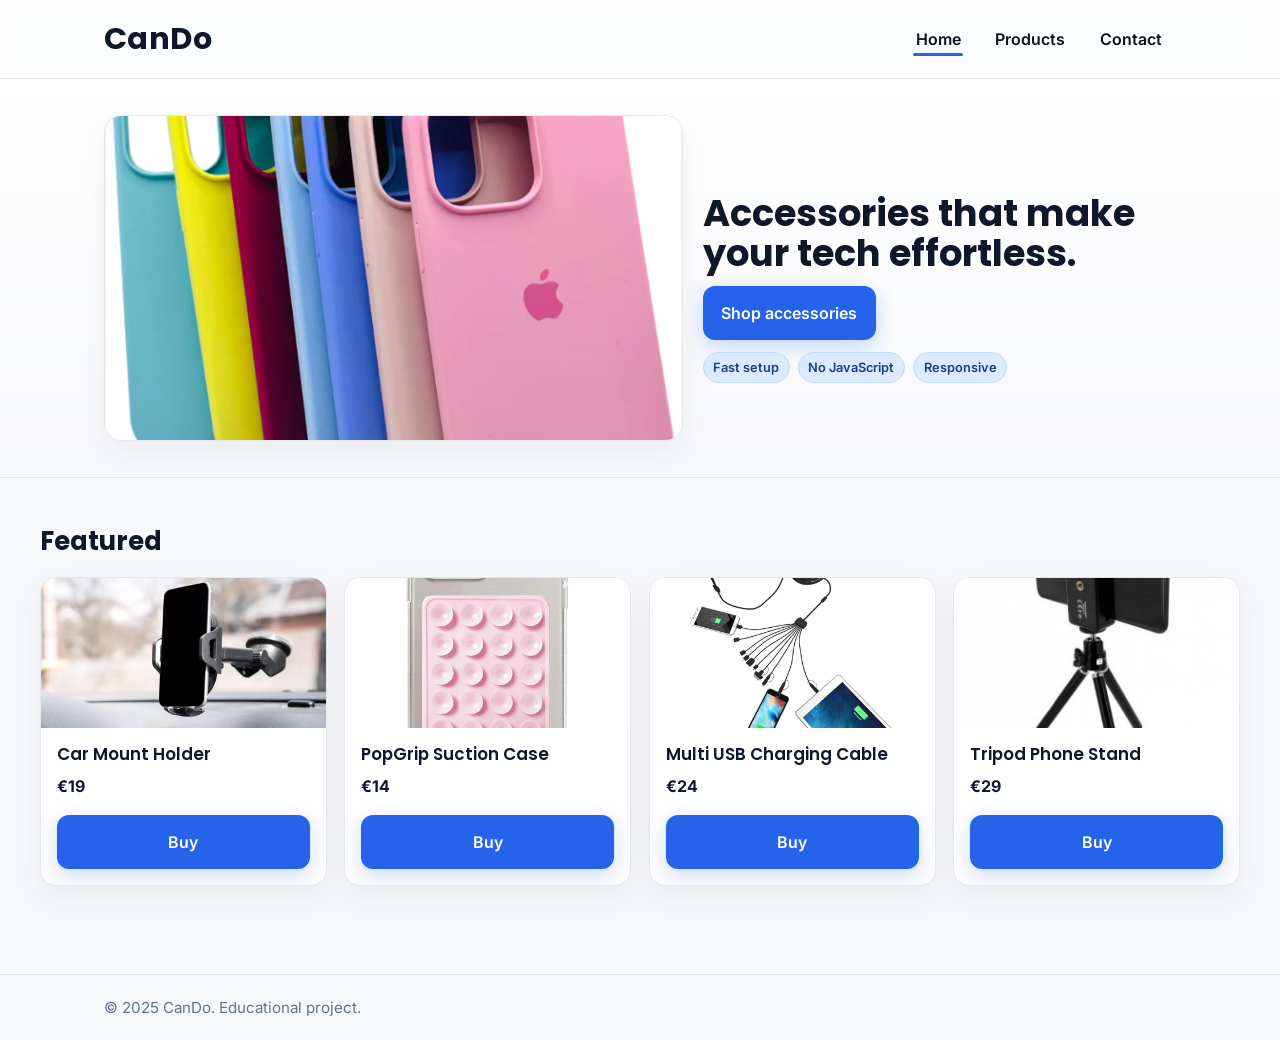
<file: index.html>
<!DOCTYPE html>
<html lang="en">
<head>
  <meta charset="UTF-8" />
  <meta name="viewport" content="width=device-width, initial-scale=1.0"/>
  <title>Home - CanDo</title>
  <link href="style.css" rel="stylesheet"/>
</head>
<body>
  <header class="site-header">
    <div class="container header-inner">
      <a href="index.html" class="logo">CanDo</a>
      <nav class="nav">
        <a class="active" href="index.html">Home</a>
        <a href="products.html">Products</a>
        <a href="contact.html">Contact</a>
      </nav>
    </div>
  </header>

  <main>
    <section class="hero">
      <div class="container">
        <div class="hero-media">
          <img src="img/p1.png" alt="Colorful silicone phone cases"/>
        </div>
        <div class="hero-text">
          <h1>Accessories that make your tech effortless.</h1>
          <a class="btn" href="products.html">Shop accessories</a>
          <div class="badges">
            <span class="badge">Fast setup</span>
            <span class="badge">No JavaScript</span>
            <span class="badge">Responsive</span>
          </div>
        </div>
      </div>
    </section>

    <section class="container section">
      <h2 class="section-title">Featured</h2>
      <div class="products-grid">
        <article class="card product-mini">
          <figure><img src="img/p2.png" alt="Car Mount Holder"></figure>
          <div class="body">
            <h3>Car Mount Holder</h3>
            <p class="price">€19</p>
            <a class="btn wide" href="products.html">Buy</a>
          </div>
        </article>

        <article class="card product-mini">
          <figure><img src="img/p3.png" alt="PopGrip Suction Case"></figure>
          <div class="body">
            <h3>PopGrip Suction Case</h3>
            <p class="price">€14</p>
            <a class="btn wide" href="products.html">Buy</a>
          </div>
        </article>

        <article class="card product-mini">
          <figure><img src="img/p4.png" alt="Multi USB Charging Cable"></figure>
          <div class="body">
            <h3>Multi USB Charging Cable</h3>
            <p class="price">€24</p>
            <a class="btn wide" href="products.html">Buy</a>
          </div>
        </article>

        <article class="card product-mini">
          <figure><img src="img/p5.png" alt="Tripod Phone Stand"></figure>
          <div class="body">
            <h3>Tripod Phone Stand</h3>
            <p class="price">€29</p>
            <a class="btn wide" href="products.html">Buy</a>
          </div>
        </article>
      </div>
    </section>
  </main>

  <footer class="site-footer">
    <div class="container">
      <p>© 2025 CanDo. Educational project.</p>
    </div>
  </footer>
</body>
</html>
</file>
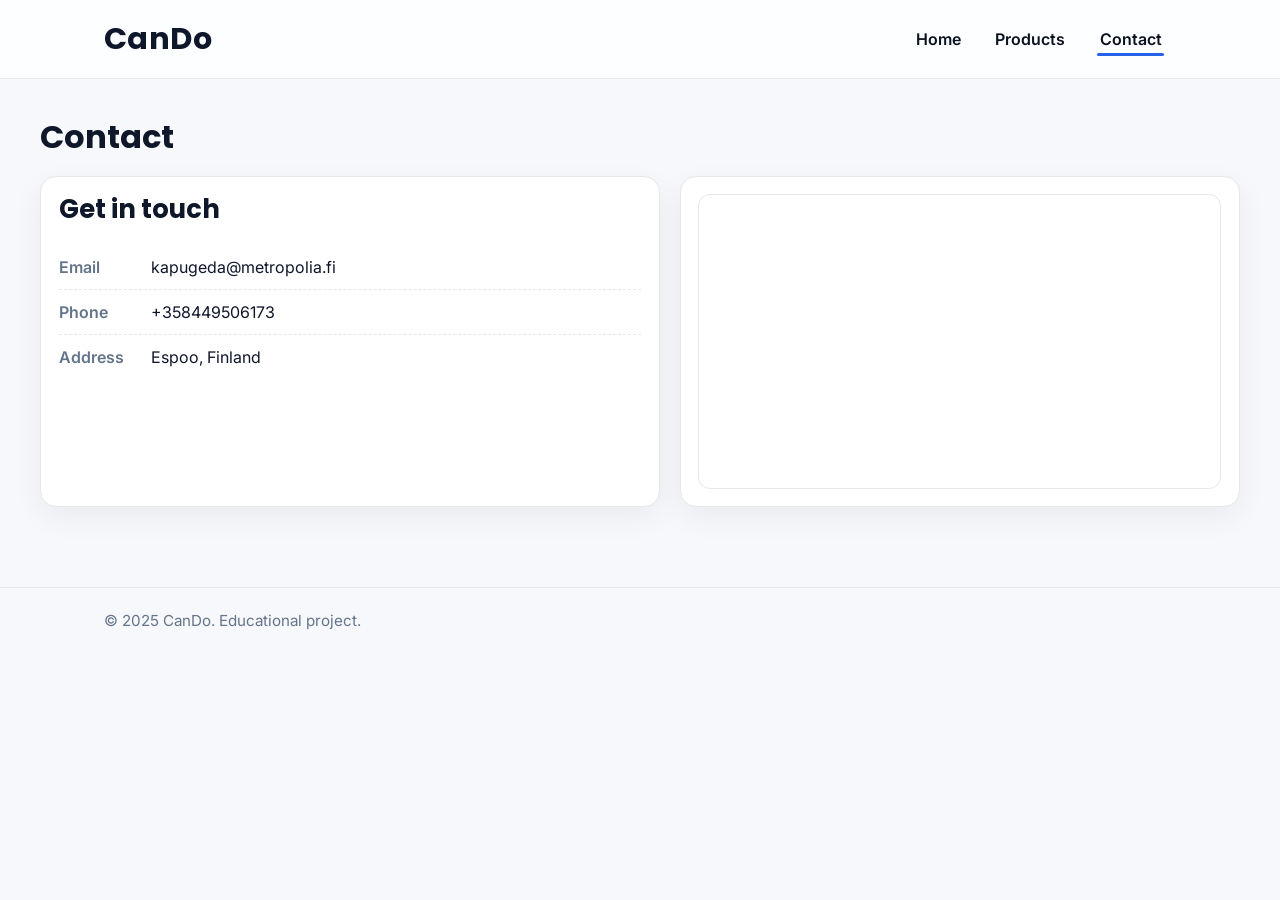
<file: contact.html>
<!DOCTYPE html>
<html lang="en">
<head>
  <meta charset="UTF-8" />
  <meta name="viewport" content="width=device-width, initial-scale=1.0"/>
  <title>Contact - CanDo</title>
  <link href="style.css" rel="stylesheet"/>
</head>
<body>
  <header class="site-header">
    <div class="container header-inner">
      <a href="index.html" class="logo">CanDo</a>
      <nav class="nav">
        <a href="index.html">Home</a>
        <a href="products.html">Products</a>
        <a class="active" href="contact.html">Contact</a>
      </nav>
    </div>
  </header>

  <main class="container contact-main">
    <h1>Contact</h1>
    <section class="contact-grid">
      <div class="panel">
        <h2 class="section-title" style="margin-top:0">Get in touch</h2>
        <ul class="contact-list">
          <li><span class="label">Email</span><span class="value">kapugeda@metropolia.fi</span></li>
          <li><span class="label">Phone</span><span class="value">+358449506173</span></li>
          <li><span class="label">Address</span><span class="value">Espoo, Finland</span></li>
        </ul>

      </div>

      <div class="panel">
        <div class="map-embed">
          <iframe
            title="Espoo, Finland"
            src="https://www.google.com/maps?q=Espoo%2C%20Finland&output=embed"
            loading="lazy"
            referrerpolicy="no-referrer-when-downgrade">
          </iframe>
        </div>
      </div>
    </section>
  </main>

  <footer class="site-footer">
    <div class="container">
      <p>© 2025 CanDo. Educational project.</p>
    </div>
  </footer>
</body>
</html>
</file>
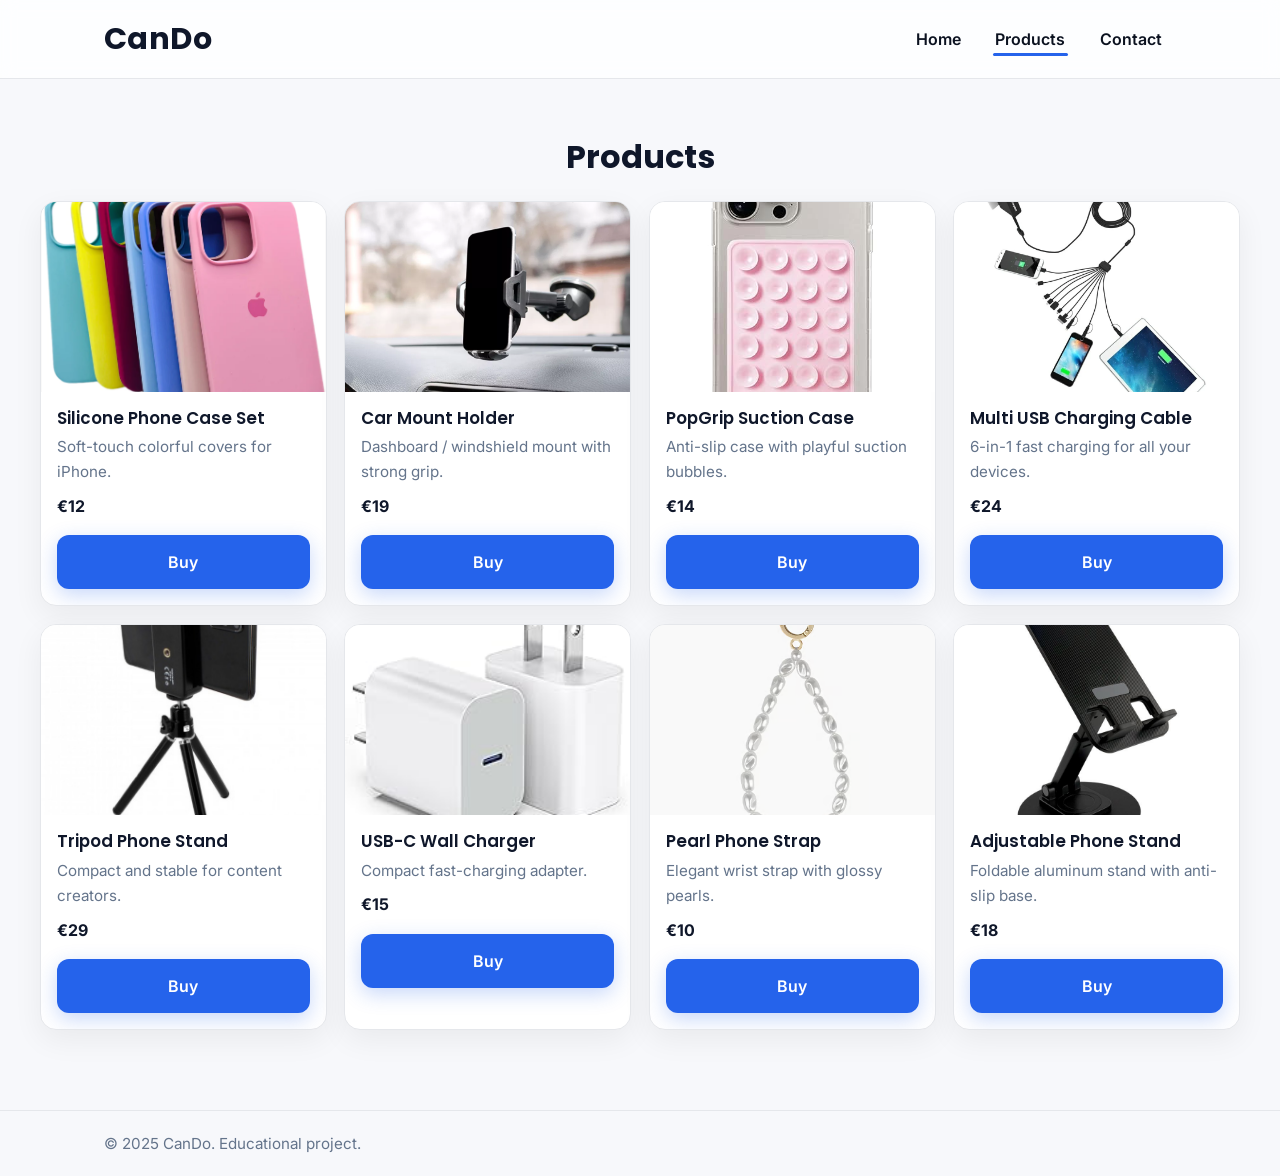
<file: products.html>
<!DOCTYPE html>
<html lang="en">
<head>
  <meta charset="UTF-8" />
  <meta name="viewport" content="width=device-width, initial-scale=1.0"/>
  <title>Products - CanDo</title>
  <link href="style.css" rel="stylesheet"/>
</head>
<body>
  <header class="site-header">
    <div class="container header-inner">
      <a href="index.html" class="logo">CanDo</a>
      <nav class="nav">
        <a href="index.html">Home</a>
        <a class="active" href="products.html">Products</a>
        <a href="contact.html">Contact</a>
      </nav>
    </div>
  </header>

  <main class="container products-main">
    <header class="products-header">
      <h1>Products</h1>
    </header>

    <section class="products-grid">
      <article class="card">
        <figure><img src="img/p1.png" alt="Silicone Phone Case Set"></figure>
        <div class="body">
          <h3>Silicone Phone Case Set</h3>
          <p class="desc">Soft-touch colorful covers for iPhone.</p>
          <p class="price">€12</p>
          <a class="btn wide" href="#">Buy</a>
        </div>
      </article>
      <article class="card">
        <figure><img src="img/p2.png" alt="Car Mount Holder"></figure>
        <div class="body">
          <h3>Car Mount Holder</h3>
          <p class="desc">Dashboard / windshield mount with strong grip.</p>
          <p class="price">€19</p>
          <a class="btn wide" href="#">Buy</a>
        </div>
      </article>
      <article class="card">
        <figure><img src="img/p3.png" alt="PopGrip Suction Case"></figure>
        <div class="body">
          <h3>PopGrip Suction Case</h3>
          <p class="desc">Anti-slip case with playful suction bubbles.</p>
          <p class="price">€14</p>
          <a class="btn wide" href="#">Buy</a>
        </div>
      </article>
      <article class="card">
        <figure><img src="img/p4.png" alt="Multi USB Charging Cable"></figure>
        <div class="body">
          <h3>Multi USB Charging Cable</h3>
          <p class="desc">6-in-1 fast charging for all your devices.</p>
          <p class="price">€24</p>
          <a class="btn wide" href="#">Buy</a>
        </div>
      </article>
      <article class="card">
        <figure><img src="img/p5.png" alt="Tripod Phone Stand"></figure>
        <div class="body">
          <h3>Tripod Phone Stand</h3>
          <p class="desc">Compact and stable for content creators.</p>
          <p class="price">€29</p>
          <a class="btn wide" href="#">Buy</a>
        </div>
      </article>
      <article class="card">
        <figure><img src="img/p6.png" alt="USB-C Wall Charger"></figure>
        <div class="body">
          <h3>USB-C Wall Charger</h3>
          <p class="desc">Compact fast-charging adapter.</p>
          <p class="price">€15</p>
          <a class="btn wide" href="#">Buy</a>
        </div>
      </article>
      <article class="card">
        <figure><img src="img/p7.png" alt="Pearl Phone Strap"></figure>
        <div class="body">
          <h3>Pearl Phone Strap</h3>
          <p class="desc">Elegant wrist strap with glossy pearls.</p>
          <p class="price">€10</p>
          <a class="btn wide" href="#">Buy</a>
        </div>
      </article>
      <article class="card">
        <figure><img src="img/p8.png" alt="Adjustable Phone Stand"></figure>
        <div class="body">
          <h3>Adjustable Phone Stand</h3>
          <p class="desc">Foldable aluminum stand with anti-slip base.</p>
          <p class="price">€18</p>
          <a class="btn wide" href="#">Buy</a>
        </div>
      </article>
    </section>
  </main>

  <footer class="site-footer">
    <div class="container">
      <p>© 2025 CanDo. Educational project.</p>
    </div>
  </footer>
</body>
</html>
</file>
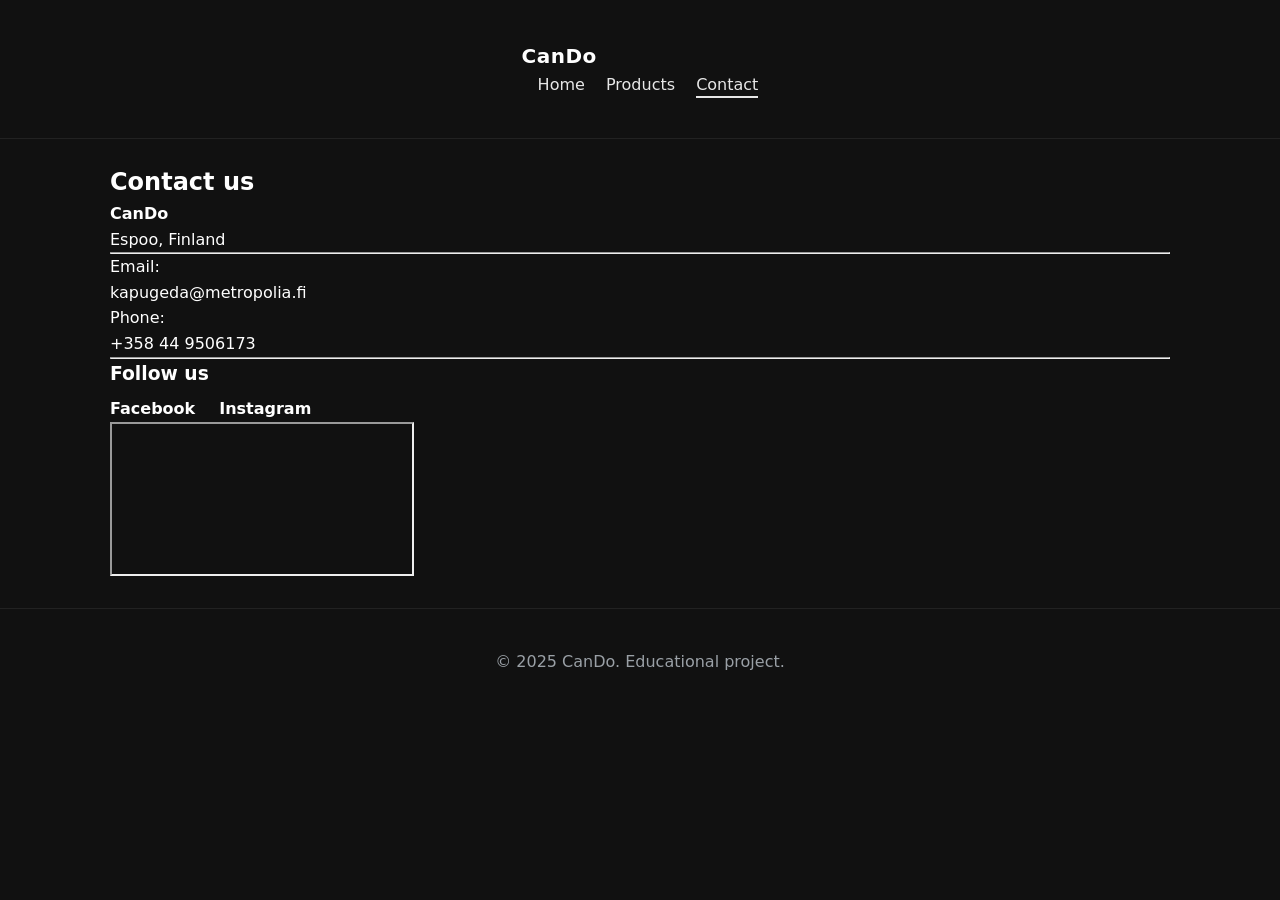
<file: Webpage/Contact.html>
<!DOCTYPE html>
<html lang="en">
<head>
  <meta charset="UTF-8" />
  <meta name="viewport" content="width=device-width,initial-scale=1" />
  <title>CanDo — Contact</title>
  <link rel="stylesheet" href="style.css" />
</head>
<body>
  <header class="site-header">
    <div class="container">
      <a class="brand" href="Index.html">CanDo</a>
      <nav class="site-nav">
        <a href="Index.html">Home</a>
        <a href="Product.html">Products</a>
        <a class="active" href="Contact.html">Contact</a>
      </nav>
    </div>
  </header>

  <main class="container">
    <div class="contact-grid">
      <!-- Left panel -->
      <section class="panel">
        <h2>Contact us</h2>

        <div class="section">
          <div><strong>CanDo</strong></div>
          <div>Espoo, Finland</div>
 </div>

        <hr class="sep">

        <div class="section">
          <div class="label">Email:</div>
          <div><a href="mailto:kapugeda@metropolia.fi">kapugeda@metropolia.fi</a></div>
        </div>

        <div class="section">
          <div class="label">Phone:</div>
          <div><a href="tel:‪+358449506173‬">‪+358 44 9506173‬</a></div>
        </div>

        <hr class="sep">

        <div class="section">
          <h3 style="margin:0 0 .5rem 0;">Follow us</h3>
          <div style="display:flex;gap:1.5rem;font-weight:700">
            <a href="#">Facebook</a>
            <a href="#">Instagram</a>
          </div>
        </div>
      </section>

      <!-- Right panel (map) -->
      <section class="panel">
        <iframe
          class="mapframe"
          src="https://www.google.com/maps?q=Espoo%2C%20Finland&output=embed"
          loading="lazy" referrerpolicy="no-referrer-when-downgrade"
          aria-label="Map of Espoo, Finland">
        </iframe>
      </section>
    </div>
  </main>

  <footer class="site-footer">
    <div class="container small">
      <p>© 2025 CanDo. Educational project.</p>
    </div>
  </footer>
</body>
</html>
</file>
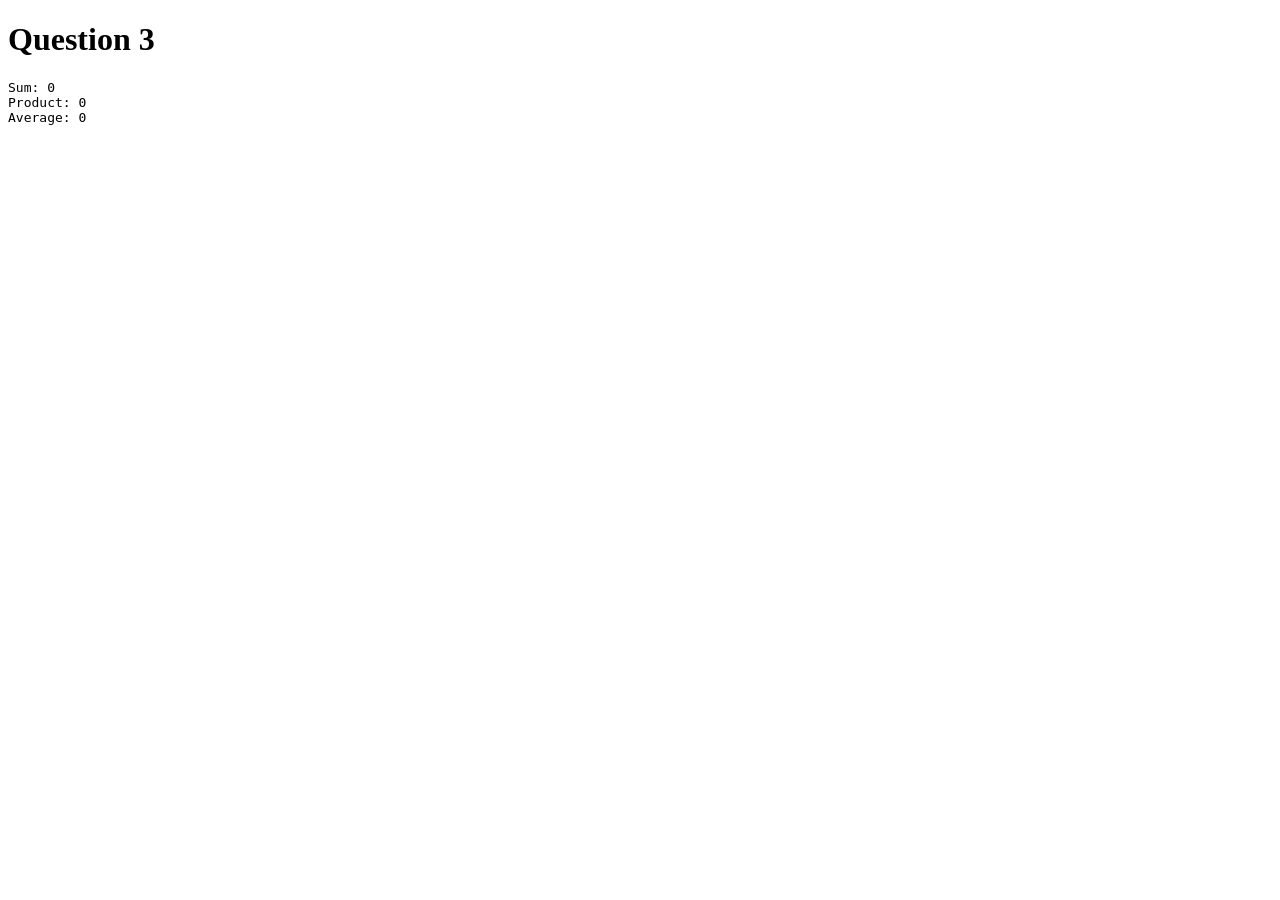
<file: JavaScript - Ex1/Q-3/Q-3.html>
<!DOCTYPE html>
<html lang="en">
<head>
    <meta charset="UTF-8">
    <title>Q-3</title>
    <script src="Q-3.js" defer></script>
</head>
<body>
  <h1>Question 3</h1>
  <pre id="out"></pre>
</body>
</html>
</file>
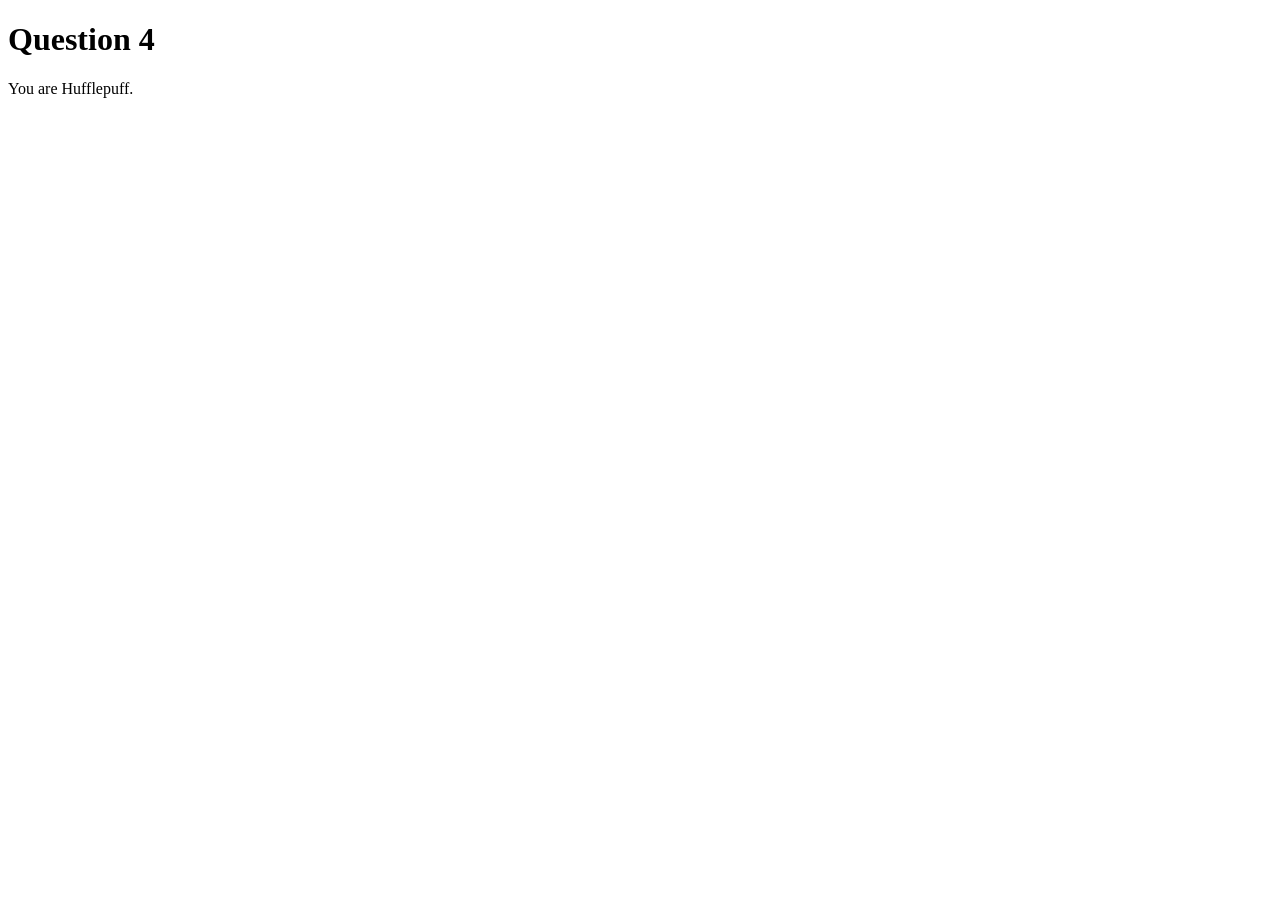
<file: JavaScript - Ex1/Q-4/Q-4.html>
<!DOCTYPE html>
<html lang="en">
<head>
    <meta charset="UTF-8">
    <title>Q-4</title>
  <script src="Q-4.js" defer></script>
</head>
<body>
  <h1>Question 4</h1>
  <p id="result"></p>
</body>
</html>
</file>
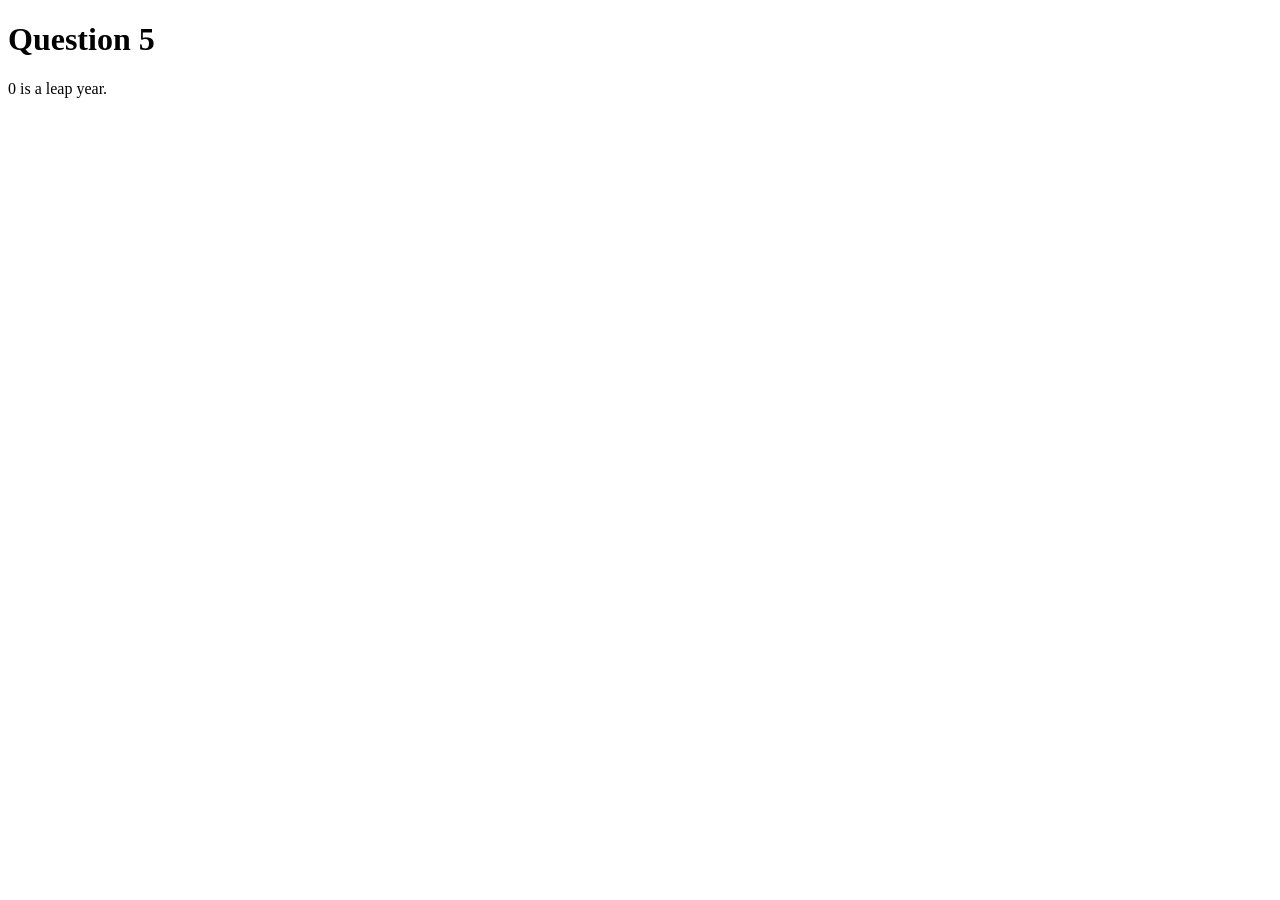
<file: JavaScript - Ex1/Q-5/Q-5.html>
<!DOCTYPE html>
<html lang="en">
<head>
    <meta charset="UTF-8">
    <title>Q-5</title>
    <script src="Q-5.js" defer></script>
</head>
<body>
  <h1>Question 5</h1>
  <p id="result"></p>
</body>
</html>
</file>
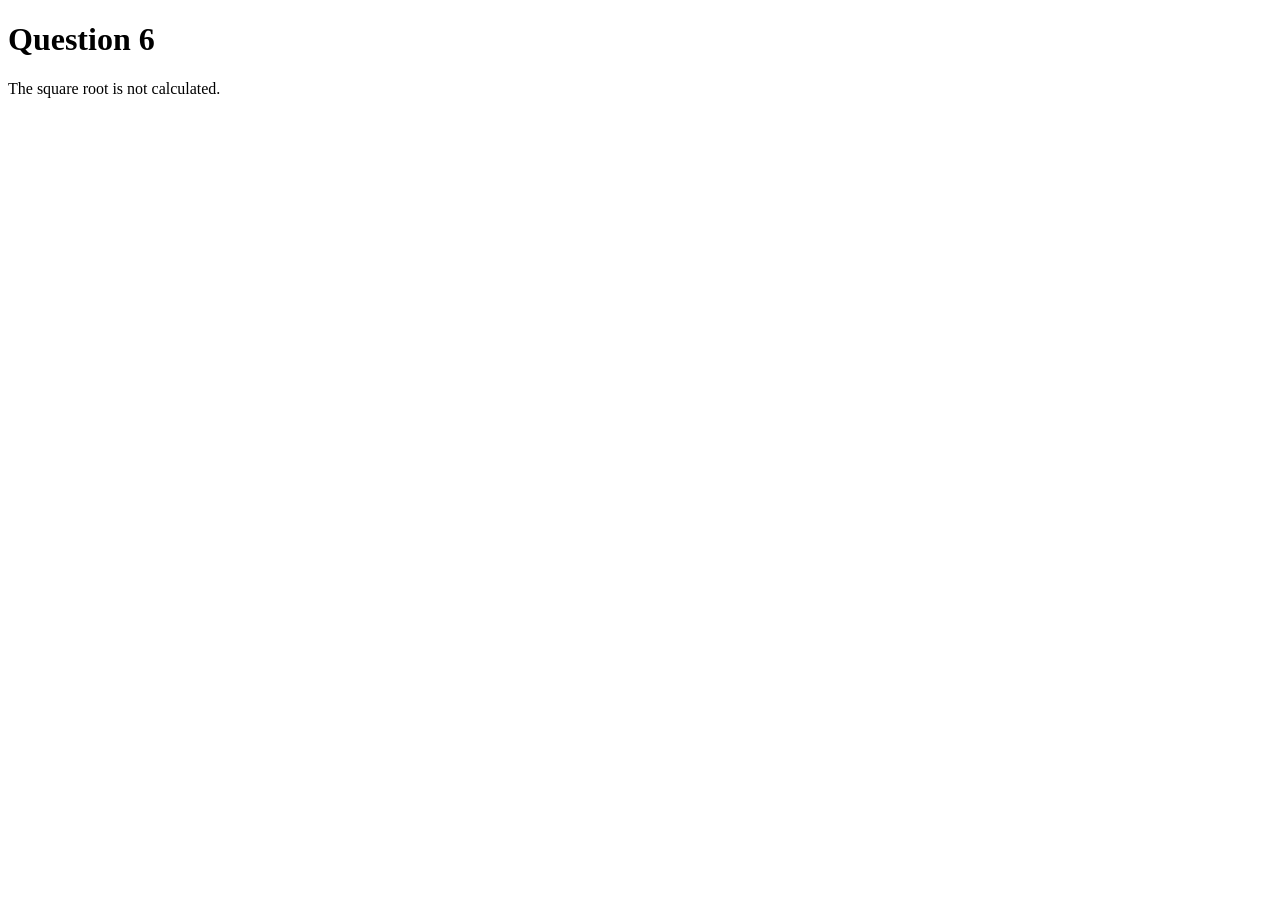
<file: JavaScript - Ex1/Q-6/Q-6.html>
<!DOCTYPE html>
<html lang="en">
<head>
    <meta charset="UTF-8">
    <title>Q-6</title>
    <script src="Q-6.js" defer></script>
</head>
<body>
  <h1>Question 6</h1>
  <p id="result"></p>
</body>
</html>
</file>
<file: style.css>
@import url('https://fonts.googleapis.com/css2?family=Poppins:wght@400;600;700&family=Inter:wght@400;500;600&display=swap');
:root{
  --bg:#f7f8fb;
  --surface:#ffffff;
  --text:#0f172a;
  --muted:#64748b;
  --line:#e5e7eb;
  --accent:#2563eb;
  --accent-weak:#dbeafe;
  --shadow: 0 10px 30px rgba(2,6,23,.06);
}
*{box-sizing:border-box;margin:0;padding:0}
img{display:block;max-width:100%}
html,body{height:100%}
body{
  font-family: Inter, system-ui, -apple-system, Segoe UI, Roboto, Arial, sans-serif;
  color:var(--text); background:var(--bg); line-height:1.65;
  text-rendering:optimizeLegibility; -webkit-font-smoothing:antialiased;
}
a{color:inherit;text-decoration:none}
.container{max-width:1200px;margin:0 auto;padding:0 5%}
.muted{color:var(--muted)}
.section{padding:3rem 0}
.section-title{font:700 1.6rem/1.2 Poppins, sans-serif;margin-bottom:1.25rem}

/* Header / Nav */
.site-header{
  position:sticky; top:0; z-index:20;
  background:rgba(255,255,255,.8); backdrop-filter:saturate(180%) blur(8px);
  border-bottom:1px solid var(--line);
}
.header-inner{display:flex;align-items:center;justify-content:space-between;height:78px}
.logo{
  font:700 1.9rem Poppins, sans-serif; letter-spacing:.4px; color:var(--text);
}
.nav{display:flex;gap:.35rem}
.nav a{
  position:relative; padding:.6rem .9rem; border-radius:10px; font-weight:600; color:#0b1220;
}
.nav a:hover{background:var(--accent-weak)}
.nav a.active::after{
  content:""; position:absolute; left:12px; right:12px; bottom:6px;
  height:3px; border-radius:3px; background:var(--accent);
}

/* Hero */
.hero{padding:2.25rem 0;border-bottom:1px solid var(--line); background:linear-gradient(180deg,#ffffff 0%,#f7f8fb 100%)}
.hero .container{display:grid;gap:1.25rem;grid-template-columns:1.1fr .9fr;align-items:center}
.hero-media{
  border:1px solid var(--line); border-radius:18px; overflow:hidden; background:#fff; box-shadow:var(--shadow)
}
.hero-media img{width:100%; aspect-ratio:16/9; object-fit:cover}
.hero-text h1{font:700 2.3rem/1.1 Poppins, sans-serif; margin-bottom:.8rem}
.btn{
  display:inline-block; padding:.8rem 1.1rem; border-radius:12px;
  background:var(--accent); color:#fff; font-weight:600; border:1px solid transparent;
  box-shadow: 0 6px 20px rgba(37,99,235,.25); transition:.2s ease;
}
.btn:hover{transform:translateY(-1px); box-shadow:0 10px 26px rgba(37,99,235,.32)}
.btn.wide{display:block;text-align:center;width:100%;margin-top:.6rem}
.badges{display:flex;gap:.5rem;margin-top:.7rem;flex-wrap:wrap}
.badge{
  background:var(--accent-weak); color:#1e3a8a; border:1px solid #bfdbfe;
  padding:.25rem .6rem; border-radius:999px; font-size:.8rem; font-weight:600;
}
@media (max-width:900px){ .hero .container{grid-template-columns:1fr} }

/* Product Grid */
.products-main{padding:2.5rem 0}
.products-header{text-align:center;margin-bottom:1.5rem}
.products-header h1{font:700 2rem/1.2 Poppins, sans-serif}
.products-grid{display:grid; grid-template-columns: repeat(auto-fill, minmax(230px,1fr)); gap:1.1rem;}
.card{
  background:var(--surface); border:1px solid var(--line); border-radius:16px;
  overflow:hidden; display:flex; flex-direction:column; box-shadow:var(--shadow);
  transition:transform .18s ease, box-shadow .18s ease, border-color .18s ease;
}
.card:hover{transform:translateY(-3px); box-shadow:0 12px 36px rgba(2,6,23,.12); border-color:#dbe1ea}
.card figure{margin:0; position:relative; background:#fff}
.card img{width:100%; height:190px; object-fit:cover}
.card .body{padding:1rem; display:flex; flex-direction:column; gap:.4rem; flex:1}
.card h3{font:600 1.05rem/1.2 Poppins, sans-serif}
.card .desc{color:var(--muted); font-size:.95rem}
.card .price{font-weight:700; margin-top:.15rem}
.product-mini img{height:150px}

/* Contact */
.contact-main{padding:1.25rem 0 2.5rem}
h1{font:700 2rem/1.2 Poppins, sans-serif; margin:1.2rem 0}
.contact-grid{display:grid; grid-template-columns:1.05fr .95fr; gap:1.25rem}
@media (max-width:900px){ .contact-grid{grid-template-columns:1fr} }
.panel{background:var(--surface); border:1px solid var(--line); border-radius:16px; padding:1.1rem; box-shadow:var(--shadow)}
.contact-list{list-style:none;margin:0 0 1rem}
.contact-list li{display:flex; gap:.75rem; padding:.55rem 0; border-bottom:1px dashed var(--line)}
.contact-list li:last-child{border-bottom:none}
.label{min-width:80px; color:var(--muted); font-weight:600}
.value{word-break:break-word}

.map-embed{position:relative; aspect-ratio:16/9; border-radius:12px; overflow:hidden; border:1px solid var(--line)}
.map-embed iframe{position:absolute; inset:0; width:100%; height:100%; border:0}

/* Footer */
.site-footer{border-top:1px solid var(--line); padding:1.25rem 0; margin-top:2.5rem; color:var(--muted); font-size:.95rem}
</file>
<file: Webpage/style.css>
*{box-sizing:border-box;margin:0;padding:0}
:root{--bg:#111;--fg:#fff;--muted:#9aa0a6;--line:#222;--card:#181818;--brand:#fff}
body{font-family:system-ui,-apple-system,Segoe UI,Roboto,Arial,sans-serif;background:var(--bg);color:var(--fg);line-height:1.6}
a{color:inherit;text-decoration:none}

.container{max-width:1100px;margin:auto;padding:24px 20px}

/* Header */
.site-header{display:flex;justify-content:space-between;align-items:center;padding:16px 20px;border-bottom:1px solid var(--line);position:sticky;top:0;background:var(--bg)}
.brand{font-weight:700;font-size:20px;letter-spacing:.5px}
.site-nav a{margin-left:16px;opacity:.9}
.site-nav .active{border-bottom:2px solid #fff;padding-bottom:2px}

/* Footer */
.site-footer{border-top:1px solid var(--line);padding:16px 20px;text-align:center;color:var(--muted)}

/* Page */
.page-title{font-size:28px;margin-bottom:18px}

/* Grid + cards */
.products-grid{
  display:grid;
  grid-template-columns:repeat(auto-fill,minmax(220px,1fr));
  gap:16px
}
.product-card{
  background:var(--card);
  border:1px solid var(--line);
  border-radius:12px;
  padding:14px;
  display:flex;
  flex-direction:column;
  gap:8px;
  text-align:center
}
.product-card img{
  width:100%;height:180px;object-fit:cover;border-radius:10px
}
.muted{color:var(--muted);font-size:.95rem}
.btn{
  margin-top:auto;
  display:inline-block;
  padding:10px 14px;
  border:1px solid var(--line);
  border-radius:10px;
  background:#222;
  cursor:pointer
}
.btn:hover{filter:brightness(1.05)}
</file>
